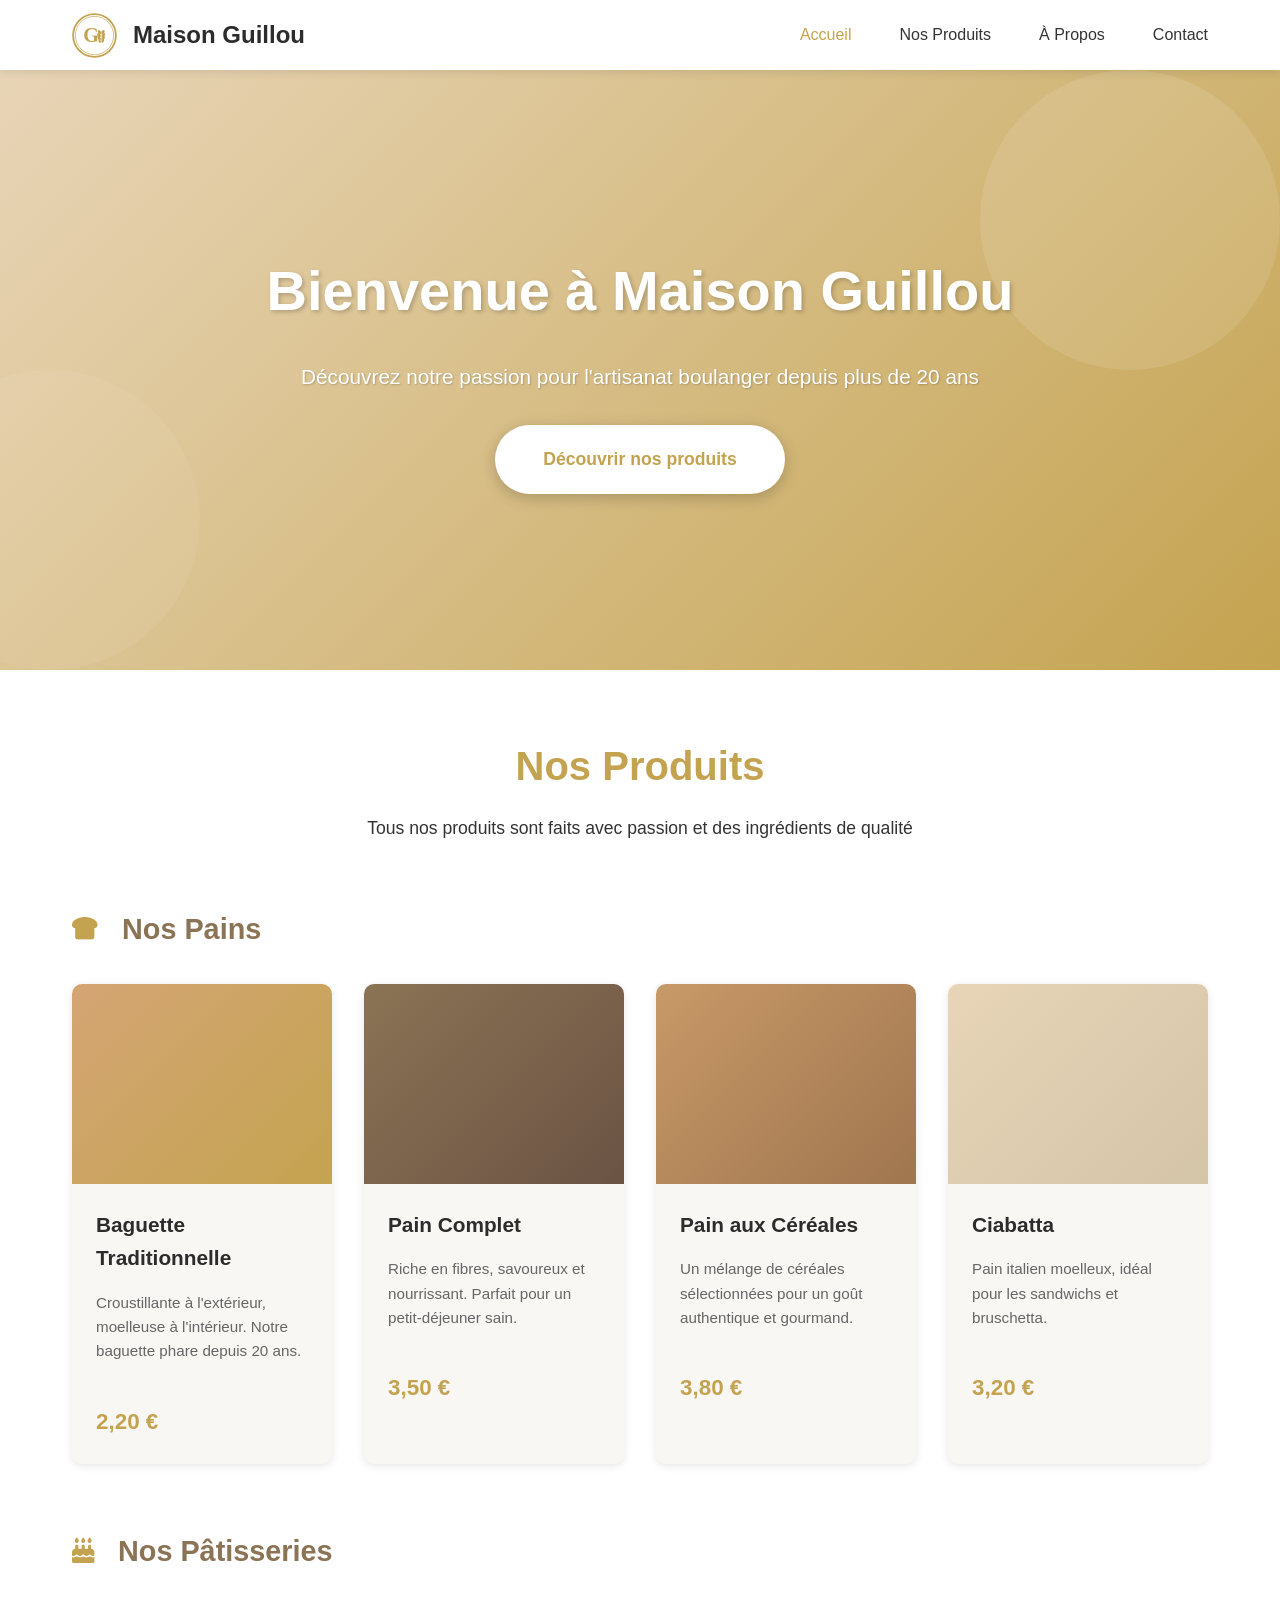
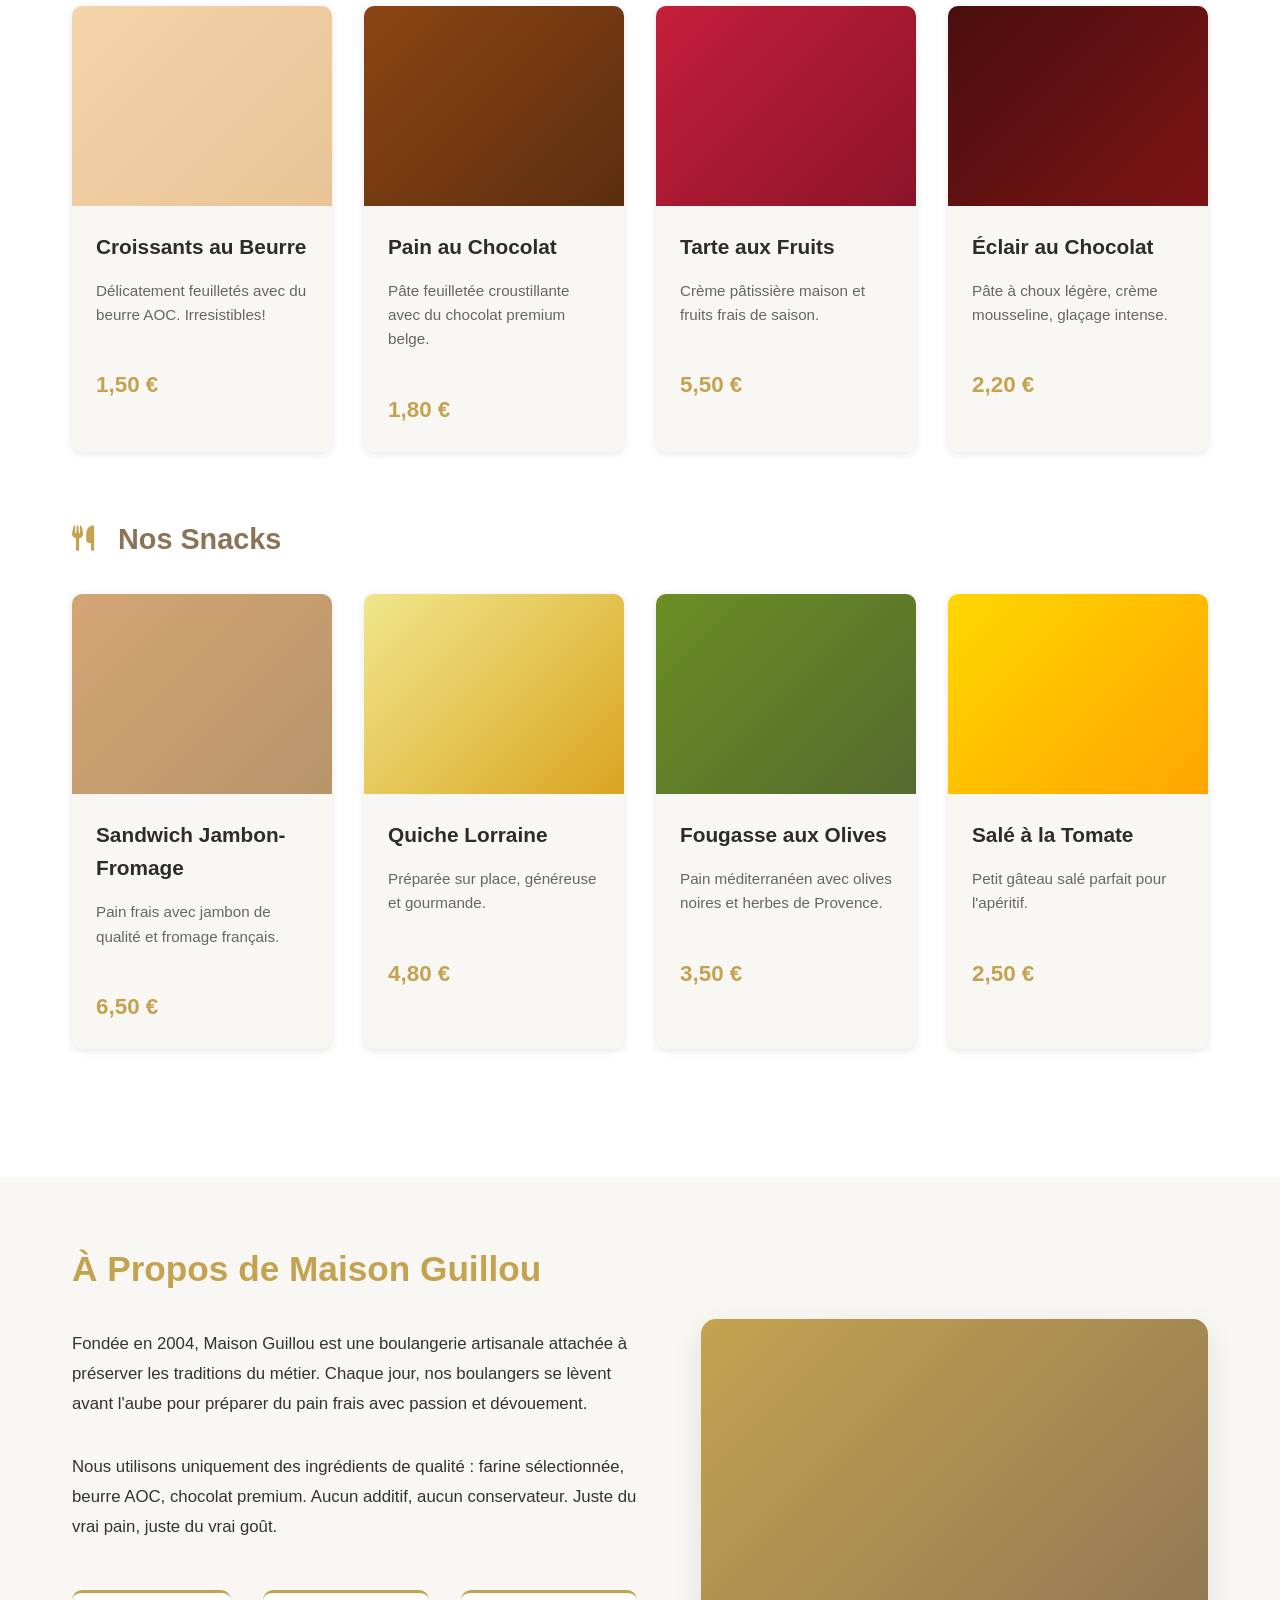
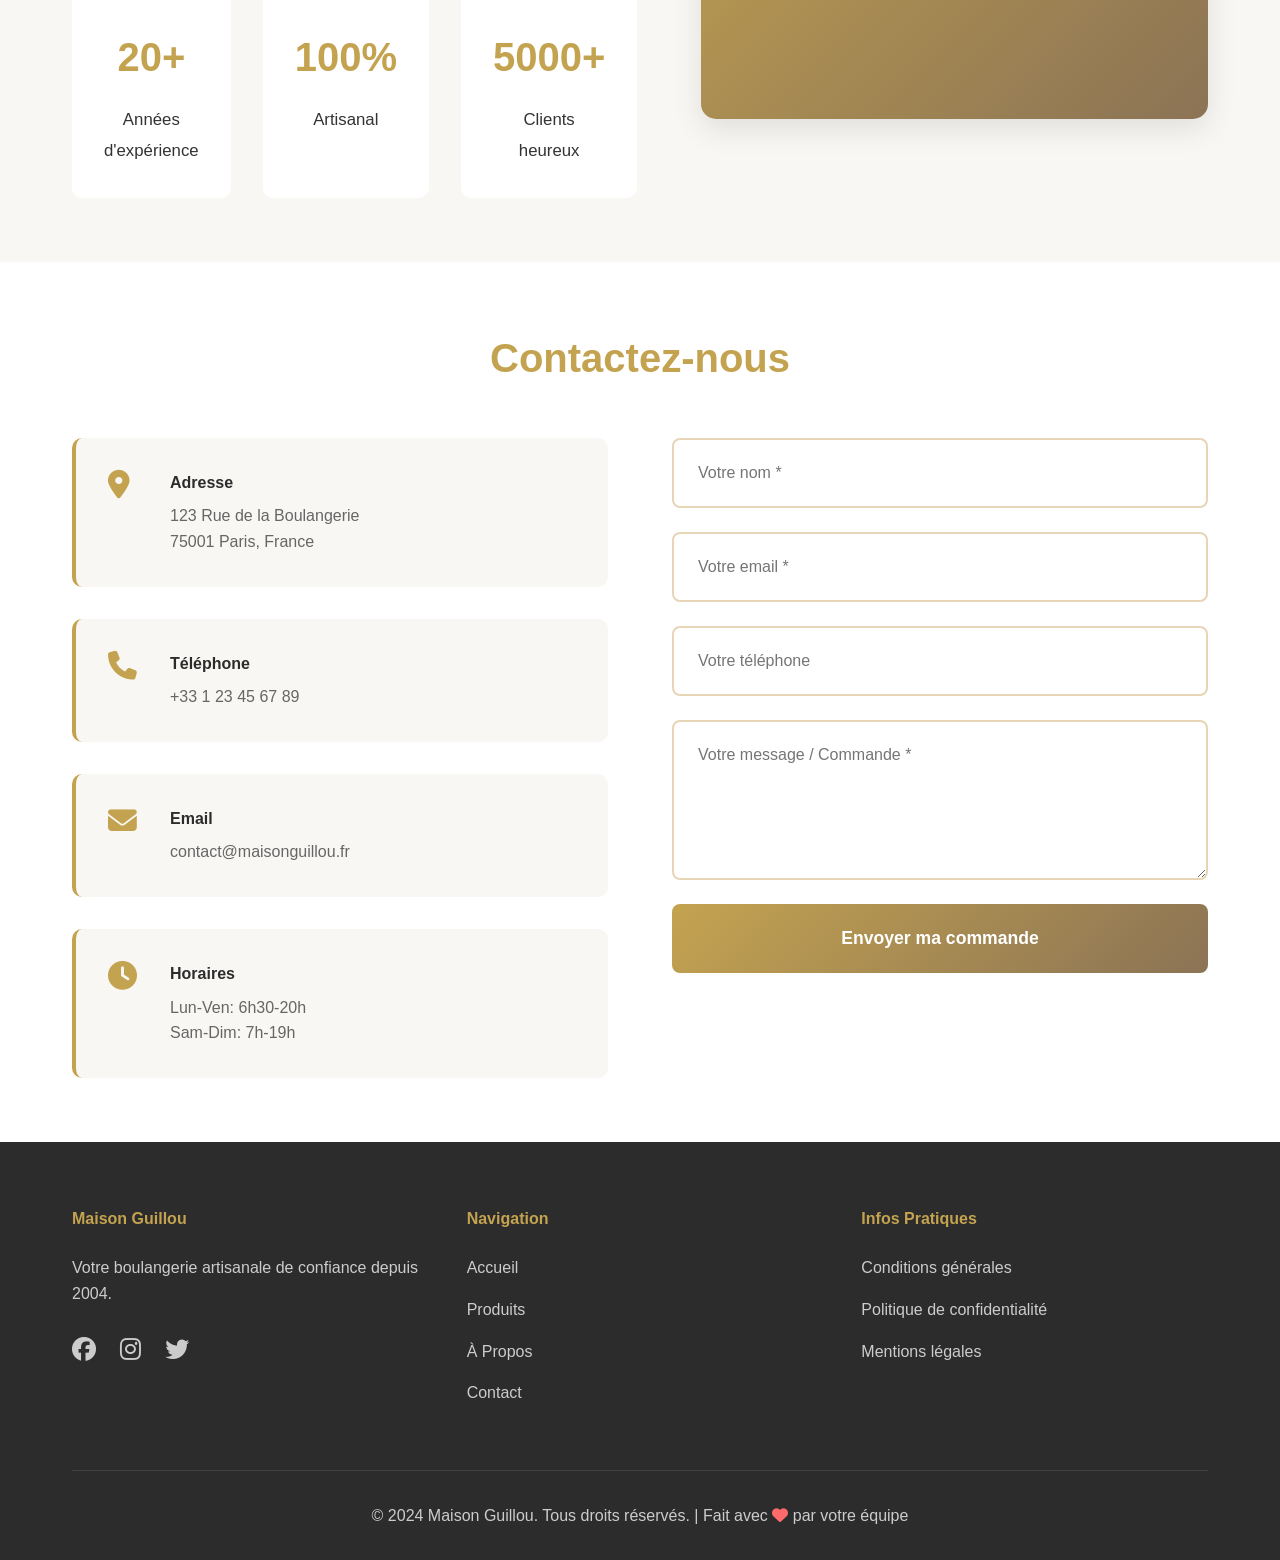
<file: index.html>
<!DOCTYPE html>
<html lang="fr">
<head>
    <meta charset="UTF-8">
    <meta name="viewport" content="width=device-width, initial-scale=1.0">
    <title>Maison Guillou - Boulangerie Artisanale</title>
    <link rel="stylesheet" href="styles.css">
    <link rel="stylesheet" href="https://cdnjs.cloudflare.com/ajax/libs/font-awesome/6.4.0/css/all.min.css">
</head>
<body>
    <!-- Navigation -->
    <nav class="navbar">
        <div class="nav-container">
            <div class="logo">
                <img src="logo.svg" alt="Maison Guillou" class="logo-img">
                <span class="logo-text">Maison Guillou</span>
            </div>
            <ul class="nav-menu" id="navMenu">
                <li><a href="#accueil" class="nav-link">Accueil</a></li>
                <li><a href="#produits" class="nav-link">Nos Produits</a></li>
                <li><a href="#apropos" class="nav-link">À Propos</a></li>
                <li><a href="#contact" class="nav-link">Contact</a></li>
            </ul>
            <div class="hamburger" id="hamburger">
                <span></span>
                <span></span>
                <span></span>
            </div>
        </div>
    </nav>

    <!-- Hero Section -->
    <section id="accueil" class="hero">
        <div class="hero-content">
            <h1>Bienvenue à Maison Guillou</h1>
            <p>Découvrez notre passion pour l'artisanat boulanger depuis plus de 20 ans</p>
            <button class="cta-button" onclick="document.getElementById('produits').scrollIntoView({behavior: 'smooth'})">Découvrir nos produits</button>
        </div>
        <div class="hero-background"></div>
    </section>

    <!-- Produits -->
    <section id="produits" class="produits">
        <div class="container">
            <h2 class="section-title">Nos Produits</h2>
            <p class="section-subtitle">Tous nos produits sont faits avec passion et des ingrédients de qualité</p>
            
            <!-- Pain -->
            <div class="categorie">
                <h3 class="categorie-title"><i class="fas fa-bread-slice"></i> Nos Pains</h3>
                <div class="produits-grid">
                    <div class="produit-card">
                        <div class="produit-image pain-1"></div>
                        <h4>Baguette Traditionnelle</h4>
                        <p>Croustillante à l'extérieur, moelleuse à l'intérieur. Notre baguette phare depuis 20 ans.</p>
                        <span class="prix">2,20 €</span>
                    </div>
                    <div class="produit-card">
                        <div class="produit-image pain-2"></div>
                        <h4>Pain Complet</h4>
                        <p>Riche en fibres, savoureux et nourrissant. Parfait pour un petit-déjeuner sain.</p>
                        <span class="prix">3,50 €</span>
                    </div>
                    <div class="produit-card">
                        <div class="produit-image pain-3"></div>
                        <h4>Pain aux Céréales</h4>
                        <p>Un mélange de céréales sélectionnées pour un goût authentique et gourmand.</p>
                        <span class="prix">3,80 €</span>
                    </div>
                    <div class="produit-card">
                        <div class="produit-image pain-4"></div>
                        <h4>Ciabatta</h4>
                        <p>Pain italien moelleux, idéal pour les sandwichs et bruschetta.</p>
                        <span class="prix">3,20 €</span>
                    </div>
                </div>
            </div>

            <!-- Pâtisserie -->
            <div class="categorie">
                <h3 class="categorie-title"><i class="fas fa-birthday-cake"></i> Nos Pâtisseries</h3>
                <div class="produits-grid">
                    <div class="produit-card">
                        <div class="produit-image patisserie-1"></div>
                        <h4>Croissants au Beurre</h4>
                        <p>Délicatement feuilletés avec du beurre AOC. Irresistibles!</p>
                        <span class="prix">1,50 €</span>
                    </div>
                    <div class="produit-card">
                        <div class="produit-image patisserie-2"></div>
                        <h4>Pain au Chocolat</h4>
                        <p>Pâte feuilletée croustillante avec du chocolat premium belge.</p>
                        <span class="prix">1,80 €</span>
                    </div>
                    <div class="produit-card">
                        <div class="produit-image patisserie-3"></div>
                        <h4>Tarte aux Fruits</h4>
                        <p>Crème pâtissière maison et fruits frais de saison.</p>
                        <span class="prix">5,50 €</span>
                    </div>
                    <div class="produit-card">
                        <div class="produit-image patisserie-4"></div>
                        <h4>Éclair au Chocolat</h4>
                        <p>Pâte à choux légère, crème mousseline, glaçage intense.</p>
                        <span class="prix">2,20 €</span>
                    </div>
                </div>
            </div>

            <!-- Snacks -->
            <div class="categorie">
                <h3 class="categorie-title"><i class="fas fa-utensils"></i> Nos Snacks</h3>
                <div class="produits-grid">
                    <div class="produit-card">
                        <div class="produit-image snack-1"></div>
                        <h4>Sandwich Jambon-Fromage</h4>
                        <p>Pain frais avec jambon de qualité et fromage français.</p>
                        <span class="prix">6,50 €</span>
                    </div>
                    <div class="produit-card">
                        <div class="produit-image snack-2"></div>
                        <h4>Quiche Lorraine</h4>
                        <p>Préparée sur place, généreuse et gourmande.</p>
                        <span class="prix">4,80 €</span>
                    </div>
                    <div class="produit-card">
                        <div class="produit-image snack-3"></div>
                        <h4>Fougasse aux Olives</h4>
                        <p>Pain méditerranéen avec olives noires et herbes de Provence.</p>
                        <span class="prix">3,50 €</span>
                    </div>
                    <div class="produit-card">
                        <div class="produit-image snack-4"></div>
                        <h4>Salé à la Tomate</h4>
                        <p>Petit gâteau salé parfait pour l'apéritif.</p>
                        <span class="prix">2,50 €</span>
                    </div>
                </div>
            </div>
        </div>
    </section>

    <!-- À Propos -->
    <section id="apropos" class="apropos">
        <div class="container">
            <div class="apropos-content">
                <div class="apropos-text">
                    <h2>À Propos de Maison Guillou</h2>
                    <p>Fondée en 2004, Maison Guillou est une boulangerie artisanale attachée à préserver les traditions du métier. Chaque jour, nos boulangers se lèvent avant l'aube pour préparer du pain frais avec passion et dévouement.</p>
                    <p>Nous utilisons uniquement des ingrédients de qualité : farine sélectionnée, beurre AOC, chocolat premium. Aucun additif, aucun conservateur. Juste du vrai pain, juste du vrai goût.</p>
                    <div class="apropos-stats">
                        <div class="stat">
                            <h3>20+</h3>
                            <p>Années d'expérience</p>
                        </div>
                        <div class="stat">
                            <h3>100%</h3>
                            <p>Artisanal</p>
                        </div>
                        <div class="stat">
                            <h3>5000+</h3>
                            <p>Clients heureux</p>
                        </div>
                    </div>
                </div>
                <div class="apropos-image"></div>
            </div>
        </div>
    </section>

    <!-- Contact & Formulaire -->
    <section id="contact" class="contact">
        <div class="container">
            <h2 class="section-title">Contactez-nous</h2>
            <div class="contact-wrapper">
                <div class="contact-info">
                    <div class="info-item">
                        <i class="fas fa-map-marker-alt"></i>
                        <div>
                            <h4>Adresse</h4>
                            <p>123 Rue de la Boulangerie<br>75001 Paris, France</p>
                        </div>
                    </div>
                    <div class="info-item">
                        <i class="fas fa-phone"></i>
                        <div>
                            <h4>Téléphone</h4>
                            <p>+33 1 23 45 67 89</p>
                        </div>
                    </div>
                    <div class="info-item">
                        <i class="fas fa-envelope"></i>
                        <div>
                            <h4>Email</h4>
                            <p>contact@maisongui​llou.fr</p>
                        </div>
                    </div>
                    <div class="info-item">
                        <i class="fas fa-clock"></i>
                        <div>
                            <h4>Horaires</h4>
                            <p>Lun-Ven: 6h30-20h<br>Sam-Dim: 7h-19h</p>
                        </div>
                    </div>
                </div>

                <form class="contact-form" id="contactForm">
                    <input type="text" placeholder="Votre nom *" required>
                    <input type="email" placeholder="Votre email *" required>
                    <input type="tel" placeholder="Votre téléphone">
                    <textarea placeholder="Votre message / Commande *" rows="6" required></textarea>
                    <button type="submit" class="submit-btn">Envoyer ma commande</button>
                </form>
            </div>
        </div>
    </section>

    <!-- Footer -->
    <footer class="footer">
        <div class="container">
            <div class="footer-content">
                <div class="footer-section">
                    <h4>Maison Guillou</h4>
                    <p>Votre boulangerie artisanale de confiance depuis 2004.</p>
                    <div class="social-links">
                        <a href="#"><i class="fab fa-facebook"></i></a>
                        <a href="#"><i class="fab fa-instagram"></i></a>
                        <a href="#"><i class="fab fa-twitter"></i></a>
                    </div>
                </div>
                <div class="footer-section">
                    <h4>Navigation</h4>
                    <ul>
                        <li><a href="#accueil">Accueil</a></li>
                        <li><a href="#produits">Produits</a></li>
                        <li><a href="#apropos">À Propos</a></li>
                        <li><a href="#contact">Contact</a></li>
                    </ul>
                </div>
                <div class="footer-section">
                    <h4>Infos Pratiques</h4>
                    <ul>
                        <li><a href="#">Conditions générales</a></li>
                        <li><a href="#">Politique de confidentialité</a></li>
                        <li><a href="#">Mentions légales</a></li>
                    </ul>
                </div>
            </div>
            <div class="footer-bottom">
                <p>&copy; 2024 Maison Guillou. Tous droits réservés. | Fait avec <i class="fas fa-heart"></i> par votre équipe</p>
            </div>
        </div>
    </footer>

    <script src="script.js"></script>
</body>
</html>
</file>
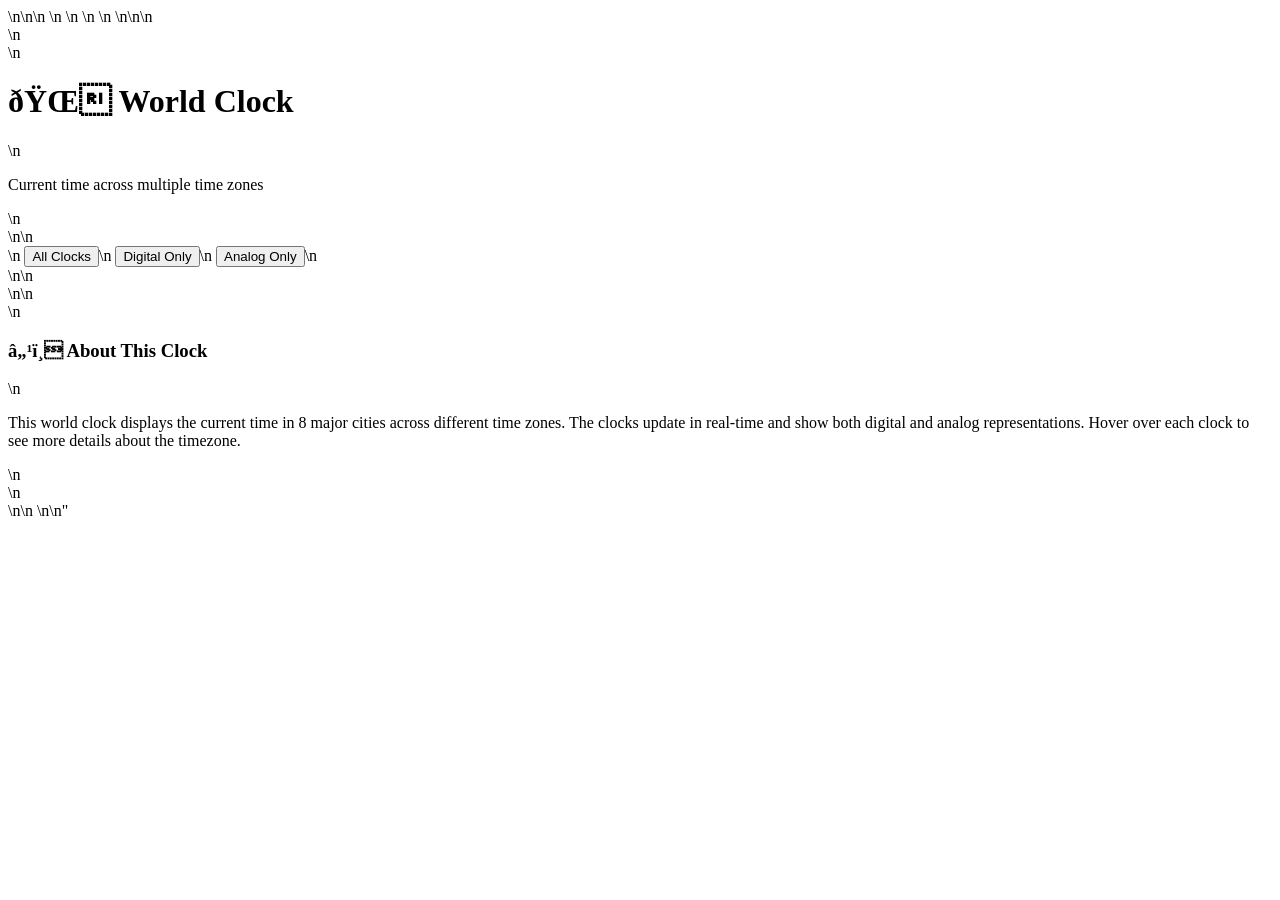
<file: clock.html>
<!DOCTYPE html>\n<html lang=\"en\">\n<head>\n    <meta charset=\"UTF-8\">\n    <meta name=\"viewport\" content=\"width=device-width, initial-scale=1.0\">\n    <title>World Clock - Multiple Time Zones</title>\n    <link rel=\"stylesheet\" href=\"https://cdnjs.cloudflare.com/ajax/libs/font-awesome/6.4.0/css/all.min.css\">\n    <style>\n        * {\n            margin: 0;\n            padding: 0;\n            box-sizing: border-box;\n        }\n\n        body {\n            font-family: 'Segoe UI', Tahoma, Geneva, Verdana, sans-serif;\n            background: linear-gradient(135deg, #667eea 0%, #764ba2 100%);\n            min-height: 100vh;\n            display: flex;\n            align-items: center;\n            justify-content: center;\n            padding: 20px;\n        }\n\n        .container {\n            max-width: 1200px;\n            width: 100%;\n        }\n\n        .header {\n            text-align: center;\n            color: white;\n            margin-bottom: 50px;\n            animation: slideDown 0.6s ease;\n        }\n\n        .header h1 {\n            font-size: 3rem;\n            margin-bottom: 10px;\n            text-shadow: 2px 2px 4px rgba(0,0,0,0.3);\n        }\n\n        .header p {\n            font-size: 1.1rem;\n            opacity: 0.9;\n        }\n\n        .clocks-grid {\n            display: grid;\n            grid-template-columns: repeat(auto-fit, minmax(280px, 1fr));\n            gap: 25px;\n            margin-bottom: 40px;\n        }\n\n        .clock-card {\n            background: rgba(255, 255, 255, 0.1);\n            backdrop-filter: blur(10px);\n            border-radius: 20px;\n            padding: 30px;\n            text-align: center;\n            box-shadow: 0 8px 32px rgba(0, 0, 0, 0.1);\n            border: 1px solid rgba(255, 255, 255, 0.2);\n            transition: all 0.3s ease;\n            animation: slideUp 0.6s ease forwards;\n            opacity: 0;\n        }\n\n        .clock-card:hover {\n            transform: translateY(-10px);\n            background: rgba(255, 255, 255, 0.15);\n            box-shadow: 0 12px 40px rgba(0, 0, 0, 0.2);\n        }\n\n        .clock-card:nth-child(1) { animation-delay: 0.1s; }\n        .clock-card:nth-child(2) { animation-delay: 0.2s; }\n        .clock-card:nth-child(3) { animation-delay: 0.3s; }\n        .clock-card:nth-child(4) { animation-delay: 0.4s; }\n        .clock-card:nth-child(5) { animation-delay: 0.5s; }\n        .clock-card:nth-child(6) { animation-delay: 0.6s; }\n        .clock-card:nth-child(7) { animation-delay: 0.7s; }\n        .clock-card:nth-child(8) { animation-delay: 0.8s; }\n\n        .city-name {\n            font-size: 1.3rem;\n            font-weight: 600;\n            color: white;\n            margin-bottom: 10px;\n            text-shadow: 1px 1px 2px rgba(0,0,0,0.3);\n        }\n\n        .timezone-label {\n            font-size: 0.9rem;\n            color: rgba(255, 255, 255, 0.7);\n            margin-bottom: 15px;\n        }\n\n        .digital-time {\n            font-size: 2.8rem;\n            font-weight: bold;\n            color: #00ff88;\n            font-family: 'Courier New', monospace;\n            margin-bottom: 10px;\n            text-shadow: 0 0 10px rgba(0, 255, 136, 0.5);\n            letter-spacing: 2px;\n        }\n\n        .time-period {\n            font-size: 1rem;\n            color: rgba(255, 255, 255, 0.8);\n            margin-bottom: 15px;\n        }\n\n        .analog-clock {\n            width: 120px;\n            height: 120px;\n            margin: 15px auto;\n            position: relative;\n            background: rgba(0, 0, 0, 0.2);\n            border-radius: 50%;\n            border: 3px solid rgba(255, 255, 255, 0.3);\n        }\n\n        .analog-clock::before {\n            content: '';\n            position: absolute;\n            width: 10px;\n            height: 10px;\n            background: #00ff88;\n            border-radius: 50%;\n            top: 50%;\n            left: 50%;\n            transform: translate(-50%, -50%);\n            z-index: 10;\n            box-shadow: 0 0 10px rgba(0, 255, 136, 0.5);\n        }\n\n        .hand {\n            position: absolute;\n            background: white;\n            transform-origin: bottom center;\n            left: 50%;\n            bottom: 50%;\n            border-radius: 10px;\n        }\n\n        .hour-hand {\n            width: 4px;\n            height: 25px;\n            margin-left: -2px;\n            background: rgba(255, 255, 255, 0.8);\n        }\n\n        .minute-hand {\n            width: 3px;\n            height: 35px;\n            margin-left: -1.5px;\n            background: rgba(255, 255, 255, 0.9);\n        }\n\n        .second-hand {\n            width: 2px;\n            height: 40px;\n            margin-left: -1px;\n            background: #00ff88;\n            box-shadow: 0 0 5px rgba(0, 255, 136, 0.5);\n        }\n\n        .day-info {\n            font-size: 0.85rem;\n            color: rgba(255, 255, 255, 0.7);\n            margin-top: 10px;\n            padding-top: 10px;\n            border-top: 1px solid rgba(255, 255, 255, 0.2);\n        }\n\n        .controls {\n            display: flex;\n            gap: 10px;\n            justify-content: center;\n            margin-bottom: 30px;\n            flex-wrap: wrap;\n        }\n\n        .btn {\n            background: rgba(255, 255, 255, 0.2);\n            border: 1px solid rgba(255, 255, 255, 0.4);\n            color: white;\n            padding: 10px 20px;\n            border-radius: 25px;\n            cursor: pointer;\n            transition: all 0.3s ease;\n            font-size: 0.95rem;\n            font-weight: 500;\n        }\n\n        .btn:hover {\n            background: rgba(255, 255, 255, 0.3);\n            transform: translateY(-2px);\n            box-shadow: 0 5px 15px rgba(0, 0, 0, 0.2);\n        }\n\n        .btn.active {\n            background: rgba(0, 255, 136, 0.3);\n            border-color: rgba(0, 255, 136, 0.5);\n        }\n\n        .info-panel {\n            background: rgba(255, 255, 255, 0.1);\n            backdrop-filter: blur(10px);\n            border-radius: 15px;\n            padding: 20px;\n            color: white;\n            text-align: center;\n            border: 1px solid rgba(255, 255, 255, 0.2);\n        }\n\n        .info-panel h3 {\n            margin-bottom: 10px;\n            font-size: 1.1rem;\n        }\n\n        .info-panel p {\n            font-size: 0.95rem;\n            line-height: 1.6;\n        }\n\n        @keyframes slideDown {\n            from {\n                opacity: 0;\n                transform: translateY(-30px);\n            }\n            to {\n                opacity: 1;\n                transform: translateY(0);\n            }\n        }\n\n        @keyframes slideUp {\n            from {\n                opacity: 0;\n                transform: translateY(30px);\n            }\n            to {\n                opacity: 1;\n                transform: translateY(0);\n            }\n        }\n\n        @media (max-width: 768px) {\n            .header h1 {\n                font-size: 2rem;\n            }\n\n            .clocks-grid {\n                grid-template-columns: repeat(auto-fit, minmax(250px, 1fr));\n                gap: 15px;\n            }\n\n            .digital-time {\n                font-size: 2rem;\n            }\n\n            .city-name {\n                font-size: 1.1rem;\n            }\n        }\n    </style>\n</head>\n<body>\n    <div class=\"container\">\n        <div class=\"header\">\n            <h1>🌍 World Clock</h1>\n            <p>Current time across multiple time zones</p>\n        </div>\n\n        <div class=\"controls\">\n            <button class=\"btn active\" onclick=\"toggleClockStyle('both')\">All Clocks</button>\n            <button class=\"btn\" onclick=\"toggleClockStyle('digital')\">Digital Only</button>\n            <button class=\"btn\" onclick=\"toggleClockStyle('analog')\">Analog Only</button>\n        </div>\n\n        <div class=\"clocks-grid\" id=\"clocksGrid\"></div>\n\n        <div class=\"info-panel\">\n            <h3>ℹ️ About This Clock</h3>\n            <p>This world clock displays the current time in 8 major cities across different time zones. The clocks update in real-time and show both digital and analog representations. Hover over each clock to see more details about the timezone.</p>\n        </div>\n    </div>\n\n    <script>\n        const timeZones = [\n            { city: 'New York', timezone: 'America/New_York', icon: '🗽' },\n            { city: 'London', timezone: 'Europe/London', icon: '🇬🇧' },\n            { city: 'Paris', timezone: 'Europe/Paris', icon: '🇫🇷' },\n            { city: 'Dubai', timezone: 'Asia/Dubai', icon: '🌞' },\n            { city: 'Tokyo', timezone: 'Asia/Tokyo', icon: '🗾' },\n            { city: 'Sydney', timezone: 'Australia/Sydney', icon: '🦘' },\n            { city: 'Mumbai', timezone: 'Asia/Kolkata', icon: '🇮🇳' },\n            { city: 'Los Angeles', timezone: 'America/Los_Angeles', icon: '🌴' }\n        ];\n\n        let clockStyle = 'both';\n\n        function createClockCard(timeZoneData) {\n            const card = document.createElement('div');\n            card.className = 'clock-card';\n            card.innerHTML = `\n                <div class=\"city-name\">${timeZoneData.icon} ${timeZoneData.city}</div>\n                <div class=\"timezone-label\">${timeZoneData.timezone}</div>\n                <div class=\"digital-time\" id=\"digital-${timeZoneData.city.replace(/\\s/g, '-')}\">00:00:00</div>\n                <div class=\"time-period\" id=\"period-${timeZoneData.city.replace(/\\s/g, '-')}\">AM</div>\n                <div class=\"analog-clock\" id=\"analog-${timeZoneData.city.replace(/\\s/g, '-')}\">\n                    <div class=\"hand hour-hand\" id=\"hour-${timeZoneData.city.replace(/\\s/g, '-')}\"></div>\n                    <div class=\"hand minute-hand\" id=\"minute-${timeZoneData.city.replace(/\\s/g, '-')}\"></div>\n                    <div class=\"hand second-hand\" id=\"second-${timeZoneData.city.replace(/\\s/g, '-')}\"></div>\n                </div>\n                <div class=\"day-info\" id=\"day-${timeZoneData.city.replace(/\\s/g, '-')}\">Monday</div>\n            `;\n            return card;\n        }\n\n        function updateClock(timeZoneData) {\n            const now = new Date();\n            const formatter = new Intl.DateTimeFormat('en-US', {\n                timeZone: timeZoneData.timezone,\n                hour: '2-digit',\n                minute: '2-digit',\n                second: '2-digit',\n                hour12: true\n            });\n\n            const parts = formatter.formatToParts(now);\n            let hour = parseInt(parts.find(p => p.type === 'hour').value);\n            let minute = parseInt(parts.find(p => p.type === 'minute').value);\n            let second = parseInt(parts.find(p => p.type === 'second').value);\n            let period = parts.find(p => p.type === 'dayPeriod').value;\n\n            const cityId = timeZoneData.city.replace(/\\s/g, '-');\n\n            // Update digital time\n            const digitalDisplay = document.getElementById(`digital-${cityId}`);\n            if (digitalDisplay) {\n                digitalDisplay.textContent = `${String(hour).padStart(2, '0')}:${String(minute).padStart(2, '0')}:${String(second).padStart(2, '0')}`;\n            }\n\n            // Update AM/PM\n            const periodDisplay = document.getElementById(`period-${cityId}`);\n            if (periodDisplay) {\n                periodDisplay.textContent = period;\n            }\n\n            // Update analog clock hands\n            const hourHand = document.getElementById(`hour-${cityId}`);\n            const minuteHand = document.getElementById(`minute-${cityId}`);\n            const secondHand = document.getElementById(`second-${cityId}`);\n\n            if (hourHand) {\n                const hourDegrees = (hour % 12) * 30 + minute * 0.5;\n                hourHand.style.transform = `rotate(${hourDegrees}deg)`;\n            }\n\n            if (minuteHand) {\n                const minuteDegrees = minute * 6 + second * 0.1;\n                minuteHand.style.transform = `rotate(${minuteDegrees}deg)`;\n            }\n\n            if (secondHand) {\n                const secondDegrees = second * 6;\n                secondHand.style.transform = `rotate(${secondDegrees}deg)`;\n            }\n\n            // Update day info\n            const dayFormatter = new Intl.DateTimeFormat('en-US', {\n                timeZone: timeZoneData.timezone,\n                weekday: 'long',\n                month: 'short',\n                day: 'numeric'\n            });\n            const dayDisplay = document.getElementById(`day-${cityId}`);\n            if (dayDisplay) {\n                dayDisplay.textContent = dayFormatter.format(now);\n            }\n        }\n\n        function initializeClock() {\n            const grid = document.getElementById('clocksGrid');\n            grid.innerHTML = '';\n\n            timeZones.forEach(tz => {\n                const card = createClockCard(tz);\n                grid.appendChild(card);\n                updateClock(tz);\n            });\n        }\n\n        function updateAllClocks() {\n            timeZones.forEach(tz => updateClock(tz));\n        }\n\n        function toggleClockStyle(style) {\n            clockStyle = style;\n            document.querySelectorAll('.btn').forEach(btn => btn.classList.remove('active'));\n            event.target.classList.add('active');\n\n            document.querySelectorAll('.digital-time').forEach(el => {\n                el.style.display = (style === 'analog') ? 'none' : 'block';\n            });\n\n            document.querySelectorAll('.time-period').forEach(el => {\n                el.style.display = (style === 'analog') ? 'none' : 'block';\n            });\n\n            document.querySelectorAll('.analog-clock').forEach(el => {\n                el.style.display = (style === 'digital') ? 'none' : 'block';\n            });\n        }\n\n        // Initialize on page load\n        window.addEventListener('load', initializeClock);\n\n        // Update clocks every 100ms for smooth animation\n        setInterval(updateAllClocks, 100);\n    </script>\n</body>\n</html>"
</file>
<file: styles.css>
:root {
    /* Couleurs principales - À modifier selon vos préférences */
    --color-primary: #C4A350;        /* Doré - couleur du logo */
    --color-secondary: #8B7355;      /* Brun chaud */
    --color-accent: #E8D5B7;         /* Beige clair */
    --color-dark: #2C2C2C;           /* Gris foncé */
    --color-light: #F9F7F4;          /* Beige très clair */
    --color-white: #FFFFFF;
    --color-text: #333333;
    
    /* Espacements */
    --spacing-xs: 0.5rem;
    --spacing-sm: 1rem;
    --spacing-md: 1.5rem;
    --spacing-lg: 2rem;
    --spacing-xl: 3rem;
    --spacing-xxl: 4rem;
    
    /* Transitions */
    --transition: all 0.3s ease;
}

* {
    margin: 0;
    padding: 0;
    box-sizing: border-box;
}

html {
    scroll-behavior: smooth;
}

body {
    font-family: 'Segoe UI', Tahoma, Geneva, Verdana, sans-serif;
    color: var(--color-text);
    line-height: 1.6;
    background-color: var(--color-light);
}

.container {
    max-width: 1200px;
    margin: 0 auto;
    padding: 0 var(--spacing-lg);
}

/* ========== NAVIGATION ========== */
.navbar {
    background: var(--color-white);
    box-shadow: 0 2px 10px rgba(0,0,0,0.1);
    position: sticky;
    top: 0;
    z-index: 100;
}

.nav-container {
    max-width: 1200px;
    margin: 0 auto;
    padding: 0 var(--spacing-lg);
    display: flex;
    justify-content: space-between;
    align-items: center;
    height: 70px;
}

.logo {
    display: flex;
    align-items: center;
    gap: var(--spacing-sm);
    font-weight: bold;
    font-size: 1.5rem;
    color: var(--color-primary);
}

.logo-img {
    width: 45px;
    height: 45px;
}

.logo-text {
    color: var(--color-dark);
}

.nav-menu {
    display: flex;
    list-style: none;
    gap: var(--spacing-xl);
}

.nav-link {
    text-decoration: none;
    color: var(--color-text);
    font-weight: 500;
    transition: var(--transition);
    position: relative;
}

.nav-link:hover {
    color: var(--color-primary);
}

.nav-link::after {
    content: '';
    position: absolute;
    bottom: -5px;
    left: 0;
    width: 0;
    height: 2px;
    background: var(--color-primary);
    transition: var(--transition);
}

.nav-link:hover::after {
    width: 100%;
}

.hamburger {
    display: none;
    flex-direction: column;
    cursor: pointer;
}

.hamburger span {
    width: 25px;
    height: 3px;
    background: var(--color-text);
    margin: 3px 0;
    transition: var(--transition);
}

/* ========== HERO SECTION ========== */
.hero {
    position: relative;
    min-height: 600px;
    display: flex;
    align-items: center;
    justify-content: center;
    overflow: hidden;
}

.hero-background {
    position: absolute;
    top: 0;
    left: 0;
    width: 100%;
    height: 100%;
    background: linear-gradient(135deg, var(--color-accent) 0%, var(--color-primary) 100%);
    z-index: -1;
}

.hero::before {
    content: '';
    position: absolute;
    top: 0;
    right: 0;
    width: 300px;
    height: 300px;
    background: rgba(255,255,255,0.1);
    border-radius: 50%;
    animation: float 6s ease-in-out infinite;
}

.hero::after {
    content: '';
    position: absolute;
    bottom: 0;
    left: -100px;
    width: 300px;
    height: 300px;
    background: rgba(255,255,255,0.05);
    border-radius: 50%;
    animation: float 8s ease-in-out infinite reverse;
}

@keyframes float {
    0%, 100% { transform: translateY(0px); }
    50% { transform: translateY(-20px); }
}

.hero-content {
    position: relative;
    z-index: 2;
    text-align: center;
    color: var(--color-white);
    animation: slideInUp 0.8s ease;
}

@keyframes slideInUp {
    from {
        opacity: 0;
        transform: translateY(30px);
    }
    to {
        opacity: 1;
        transform: translateY(0);
    }
}

.hero h1 {
    font-size: 3.5rem;
    margin-bottom: var(--spacing-md);
    text-shadow: 2px 2px 4px rgba(0,0,0,0.2);
}

.hero p {
    font-size: 1.3rem;
    margin-bottom: var(--spacing-lg);
    text-shadow: 1px 1px 2px rgba(0,0,0,0.2);
}

.cta-button {
    background: var(--color-white);
    color: var(--color-primary);
    border: none;
    padding: var(--spacing-md) var(--spacing-xl);
    font-size: 1.1rem;
    font-weight: 600;
    border-radius: 50px;
    cursor: pointer;
    transition: var(--transition);
    box-shadow: 0 4px 15px rgba(0,0,0,0.2);
}

.cta-button:hover {
    transform: translateY(-3px);
    box-shadow: 0 6px 20px rgba(0,0,0,0.3);
}

/* ========== PRODUITS ========== */
.produits {
    padding: var(--spacing-xxl) 0;
    background: var(--color-white);
}

.section-title {
    font-size: 2.5rem;
    color: var(--color-primary);
    text-align: center;
    margin-bottom: var(--spacing-sm);
}

.section-subtitle {
    text-align: center;
    color: var(--color-text);
    font-size: 1.1rem;
    margin-bottom: var(--spacing-xxl);
}

.categorie {
    margin-bottom: var(--spacing-xxl);
}

.categorie-title {
    font-size: 1.8rem;
    color: var(--color-secondary);
    margin-bottom: var(--spacing-lg);
    display: flex;
    align-items: center;
    gap: var(--spacing-md);
}

.categorie-title i {
    color: var(--color-primary);
    font-size: 1.6rem;
}

.produits-grid {
    display: grid;
    grid-template-columns: repeat(auto-fit, minmax(250px, 1fr));
    gap: var(--spacing-lg);
}

.produit-card {
    background: var(--color-light);
    border-radius: 10px;
    overflow: hidden;
    transition: var(--transition);
    box-shadow: 0 2px 8px rgba(0,0,0,0.1);
}

.produit-card:hover {
    transform: translateY(-10px);
    box-shadow: 0 10px 25px rgba(196, 163, 80, 0.2);
}

.produit-image {
    width: 100%;
    height: 200px;
    background: linear-gradient(135deg, var(--color-accent), var(--color-primary));
    display: flex;
    align-items: center;
    justify-content: center;
    font-size: 3rem;
    color: rgba(255,255,255,0.3);
}

.pain-1 { background: linear-gradient(135deg, #D4A574, #C4A350); }
.pain-2 { background: linear-gradient(135deg, #8B7355, #6B5344); }
.pain-3 { background: linear-gradient(135deg, #C89968, #A0764F); }
.pain-4 { background: linear-gradient(135deg, #E8D5B7, #D4C4A8); }
.patisserie-1 { background: linear-gradient(135deg, #F4D4A8, #E8C496); }
.patisserie-2 { background: linear-gradient(135deg, #8B4513, #5C2E0F); }
.patisserie-3 { background: linear-gradient(135deg, #C41E3A, #8B1428); }
.patisserie-4 { background: linear-gradient(135deg, #4A0E0E, #7C1414); }
.snack-1 { background: linear-gradient(135deg, #D4A574, #B8956A); }
.snack-2 { background: linear-gradient(135deg, #F0E68C, #DAA520); }
.snack-3 { background: linear-gradient(135deg, #6B8E23, #556B2F); }
.snack-4 { background: linear-gradient(135deg, #FFD700, #FFA500); }

.produit-card h4 {
    font-size: 1.3rem;
    color: var(--color-dark);
    padding: var(--spacing-md) var(--spacing-md) var(--spacing-sm);
}

.produit-card p {
    color: #666;
    font-size: 0.95rem;
    padding: 0 var(--spacing-md);
    margin-bottom: var(--spacing-md);
}

.prix {
    display: block;
    font-size: 1.4rem;
    font-weight: bold;
    color: var(--color-primary);
    padding: var(--spacing-sm) var(--spacing-md) var(--spacing-md);
}

/* ========== À PROPOS ========== */
.apropos {
    padding: var(--spacing-xxl) 0;
    background: var(--color-light);
}

.apropos-content {
    display: grid;
    grid-template-columns: 1fr 1fr;
    gap: var(--spacing-xxl);
    align-items: center;
}

.apropos-text h2 {
    font-size: 2.2rem;
    color: var(--color-primary);
    margin-bottom: var(--spacing-lg);
}

.apropos-text p {
    font-size: 1.05rem;
    color: var(--color-text);
    margin-bottom: var(--spacing-lg);
    line-height: 1.8;
}

.apropos-stats {
    display: grid;
    grid-template-columns: repeat(3, 1fr);
    gap: var(--spacing-lg);
    margin-top: var(--spacing-xl);
}

.stat {
    text-align: center;
    padding: var(--spacing-lg);
    background: var(--color-white);
    border-radius: 10px;
    border-top: 3px solid var(--color-primary);
}

.stat h3 {
    font-size: 2.5rem;
    color: var(--color-primary);
    margin-bottom: var(--spacing-sm);
}

.stat p {
    color: var(--color-text);
    margin: 0;
}

.apropos-image {
    width: 100%;
    height: 400px;
    background: linear-gradient(135deg, var(--color-primary), var(--color-secondary));
    border-radius: 15px;
    box-shadow: 0 10px 30px rgba(0,0,0,0.1);
}

/* ========== CONTACT ========== */
.contact {
    padding: var(--spacing-xxl) 0;
    background: var(--color-white);
}

.contact-wrapper {
    display: grid;
    grid-template-columns: 1fr 1fr;
    gap: var(--spacing-xxl);
    margin-top: var(--spacing-xl);
}

.contact-info {
    display: flex;
    flex-direction: column;
    gap: var(--spacing-lg);
}

.info-item {
    display: flex;
    gap: var(--spacing-lg);
    padding: var(--spacing-lg);
    background: var(--color-light);
    border-radius: 10px;
    border-left: 4px solid var(--color-primary);
}

.info-item i {
    font-size: 1.8rem;
    color: var(--color-primary);
    min-width: 30px;
}

.info-item h4 {
    color: var(--color-dark);
    margin-bottom: var(--spacing-xs);
}

.info-item p {
    color: #666;
    margin: 0;
}

.contact-form {
    display: flex;
    flex-direction: column;
    gap: var(--spacing-md);
}

.contact-form input,
.contact-form textarea {
    padding: var(--spacing-md);
    border: 2px solid var(--color-accent);
    border-radius: 8px;
    font-family: inherit;
    font-size: 1rem;
    transition: var(--transition);
}

.contact-form input:focus,
.contact-form textarea:focus {
    outline: none;
    border-color: var(--color-primary);
    box-shadow: 0 0 0 3px rgba(196, 163, 80, 0.1);
}

.submit-btn {
    background: linear-gradient(135deg, var(--color-primary), var(--color-secondary));
    color: var(--color-white);
    border: none;
    padding: var(--spacing-md) var(--spacing-lg);
    font-size: 1.1rem;
    font-weight: 600;
    border-radius: 8px;
    cursor: pointer;
    transition: var(--transition);
}

.submit-btn:hover {
    transform: translateY(-2px);
    box-shadow: 0 5px 15px rgba(196, 163, 80, 0.4);
}

/* ========== FOOTER ========== */
.footer {
    background: var(--color-dark);
    color: var(--color-white);
    padding: var(--spacing-xxl) 0 var(--spacing-lg);
}

.footer-content {
    display: grid;
    grid-template-columns: repeat(auto-fit, minmax(250px, 1fr));
    gap: var(--spacing-xl);
    margin-bottom: var(--spacing-xl);
}

.footer-section h4 {
    color: var(--color-primary);
    margin-bottom: var(--spacing-md);
}

.footer-section p {
    color: #ccc;
    margin-bottom: var(--spacing-md);
}

.footer-section ul {
    list-style: none;
}

.footer-section ul li {
    margin-bottom: var(--spacing-sm);
}

.footer-section a {
    color: #ccc;
    text-decoration: none;
    transition: var(--transition);
}

.footer-section a:hover {
    color: var(--color-primary);
}

.social-links {
    display: flex;
    gap: var(--spacing-md);
    font-size: 1.5rem;
}

.footer-bottom {
    text-align: center;
    padding-top: var(--spacing-lg);
    border-top: 1px solid rgba(255,255,255,0.1);
    color: #ccc;
}

.footer-bottom i {
    color: #FF6B6B;
}

/* ========== RESPONSIVE ========== */
@media (max-width: 768px) {
    .hamburger {
        display: flex;
    }

    .nav-menu {
        position: absolute;
        left: -100%;
        top: 70px;
        flex-direction: column;
        background: var(--color-white);
        width: 100%;
        text-align: center;
        transition: 0.3s;
        gap: 0;
        padding: var(--spacing-lg) 0;
    }

    .nav-menu.active {
        left: 0;
    }

    .nav-link {
        display: block;
        padding: var(--spacing-md) 0;
    }

    .nav-link::after {
        display: none;
    }

    .hero h1 {
        font-size: 2rem;
    }

    .hero p {
        font-size: 1rem;
    }

    .section-title {
        font-size: 1.8rem;
    }

    .apropos-content,
    .contact-wrapper {
        grid-template-columns: 1fr;
    }

    .apropos-stats {
        grid-template-columns: 1fr;
    }

    .produits-grid {
        grid-template-columns: 1fr;
    }

    .container {
        padding: 0 var(--spacing-md);
    }
}

@media (max-width: 480px) {
    .hero h1 {
        font-size: 1.5rem;
    }

    .section-title {
        font-size: 1.5rem;
    }

    .nav-container {
        height: 60px;
        padding: 0 var(--spacing-md);
    }

    .logo {
        gap: var(--spacing-xs);
    }

    .logo-text {
        font-size: 1.1rem;
    }
}
</file>
